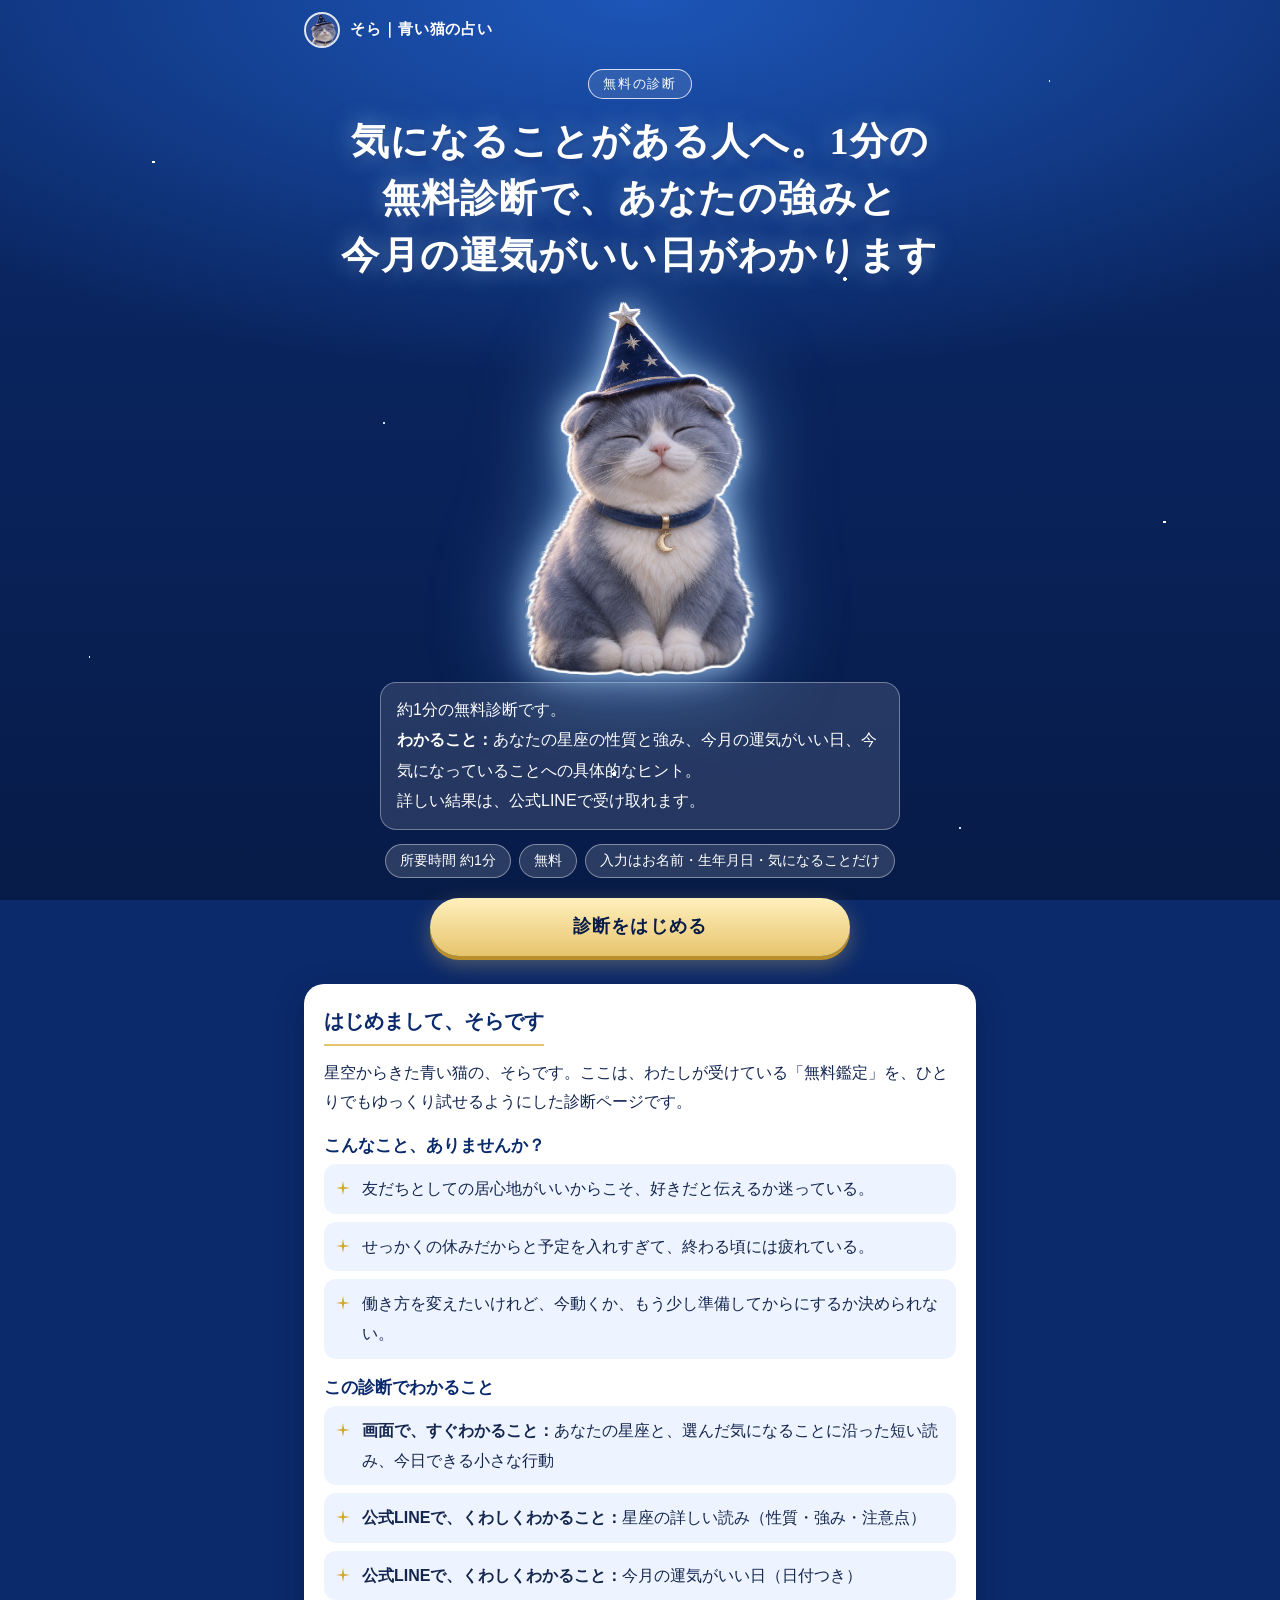
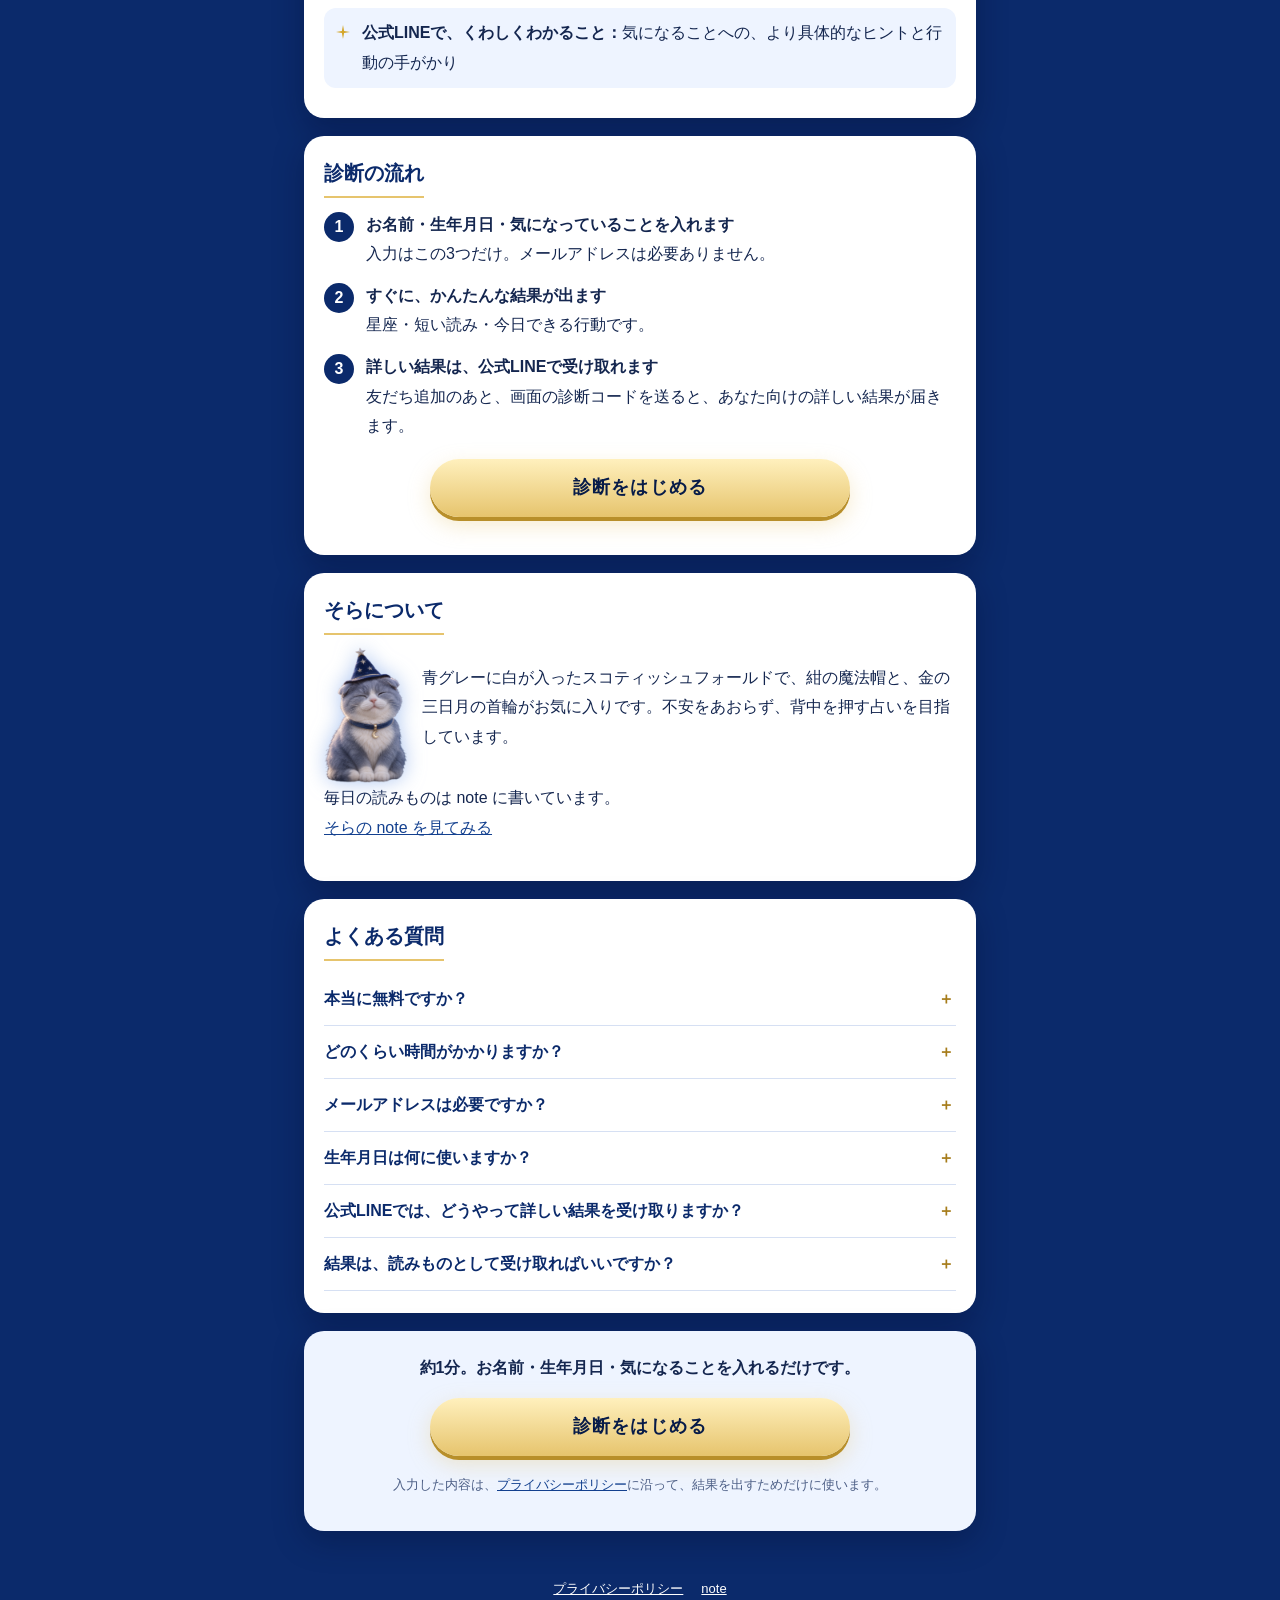
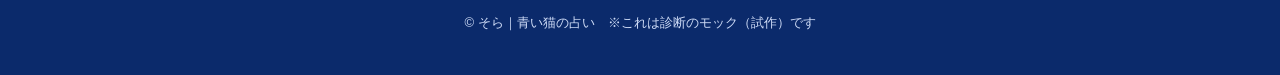
<file: index.html>
<!doctype html>
<html lang="ja">
<head>
<meta charset="utf-8">
<meta name="viewport" content="width=device-width,initial-scale=1">
<title>気になることがある人へ。1分の無料診断で、あなたの強みと今月の運気がいい日がわかる｜そら｜青い猫の占い</title>
<meta name="description" content="お名前・生年月日・気になることを入れるだけ。星座の性質と強み、今月の運気がいい日、気になることへの具体的なヒントがわかる約1分の無料診断です。詳しい結果は公式LINEで受け取れます。">
<link rel="icon" href="assets/sora-sm.png" type="image/png">
<link rel="stylesheet" href="style.css">
<link rel="canonical" href="https://sora-aoneko.github.io/sora-shindan-site/">
<meta property="og:type" content="website">
<meta property="og:locale" content="ja_JP">
<meta property="og:site_name" content="そら｜青い猫の占い">
<meta property="og:title" content="1分の無料診断｜そら｜青い猫の占い">
<meta property="og:description" content="お名前・生年月日・気になることを入れるだけ。星座の強みと、今月の運気がいい日が1分でわかります。詳しい結果は公式LINEで受け取れます。">
<meta property="og:url" content="https://sora-aoneko.github.io/sora-shindan-site/">
<meta property="og:image" content="https://sora-aoneko.github.io/sora-shindan-site/assets/ogp.png">
<meta property="og:image:width" content="1200">
<meta property="og:image:height" content="630">
<meta name="twitter:card" content="summary_large_image">
<meta name="twitter:image" content="https://sora-aoneko.github.io/sora-shindan-site/assets/ogp.png">
</head>
<body>
<header class="site-head"><div class="wrap">
  <a class="brand" href="index.html"><img src="assets/sora-sm.png" alt=""><span>そら｜青い猫の占い</span></a>
</div></header>

<main>
<section class="hero"><div class="wrap">
  <span class="badge">無料の診断</span>
  <h1>気になることがある人へ。1分の無料診断で、あなたの強みと今月の運気がいい日がわかります</h1>
  <img class="cat" src="assets/sora-sm.png" alt="紺の魔法帽をかぶった、青グレーの猫のそら" width="210" height="350">
  <p class="what" id="what">約1分の無料診断です。<br><b>わかること：</b>あなたの星座の性質と強み、今月の運気がいい日、今気になっていることへの具体的なヒント。<br>詳しい結果は、公式LINEで受け取れます。</p>
  <ul class="meta" aria-label="診断の概要">
    <li>所要時間 約1分</li>
    <li>無料</li>
    <li>入力はお名前・生年月日・気になることだけ</li>
  </ul>
  <a class="btn" id="start" href="shindan.html">診断をはじめる</a>
</div></section>

<div class="wrap">
  <section class="card" aria-labelledby="hello">
    <h2 id="hello">はじめまして、そらです</h2>
    <p>星空からきた青い猫の、そらです。ここは、わたしが受けている「無料鑑定」を、ひとりでもゆっくり試せるようにした診断ページです。</p>

    <h3>こんなこと、ありませんか？</h3>
    <ul class="check">
      <li>友だちとしての居心地がいいからこそ、好きだと伝えるか迷っている。</li>
      <li>せっかくの休みだからと予定を入れすぎて、終わる頃には疲れている。</li>
      <li>働き方を変えたいけれど、今動くか、もう少し準備してからにするか決められない。</li>
    </ul>

    <h3>この診断でわかること</h3>
    <ul class="check" id="can-know">
      <li><b>画面で、すぐわかること：</b>あなたの星座と、選んだ気になることに沿った短い読み、今日できる小さな行動</li>
      <li><b>公式LINEで、くわしくわかること：</b>星座の詳しい読み（性質・強み・注意点）</li>
      <li><b>公式LINEで、くわしくわかること：</b>今月の運気がいい日（日付つき）</li>
      <li><b>公式LINEで、くわしくわかること：</b>気になることへの、より具体的なヒントと行動の手がかり</li>
    </ul>
  </section>

  <section class="card" aria-labelledby="flow">
    <h2 id="flow">診断の流れ</h2>
    <ol class="steps">
      <li><b>お名前・生年月日・気になっていることを入れます</b><br>入力はこの3つだけ。メールアドレスは必要ありません。</li>
      <li><b>すぐに、かんたんな結果が出ます</b><br>星座・短い読み・今日できる行動です。</li>
      <li><b>詳しい結果は、公式LINEで受け取れます</b><br>友だち追加のあと、画面の診断コードを送ると、あなた向けの詳しい結果が届きます。</li>
    </ol>
    <p class="center mt"><a class="btn" href="shindan.html">診断をはじめる</a></p>
  </section>

<section class="card" aria-labelledby="about">
    <h2 id="about">そらについて</h2>
    <div class="sora-card">
      <img src="assets/sora-sm.png" alt="">
      <p>青グレーに白が入ったスコティッシュフォールドで、紺の魔法帽と、金の三日月の首輪がお気に入りです。不安をあおらず、背中を押す占いを目指しています。</p>
    </div>
    <p>毎日の読みものは note に書いています。<br><a href="https://note.com/sora_aoneko" target="_blank" rel="noopener">そらの note を見てみる</a></p>
  </section>

  <section class="card" aria-labelledby="faq">
    <h2 id="faq">よくある質問</h2>
    <details><summary>本当に無料ですか？</summary><p>はい、診断も、画面で見られる結果も、公式LINEで受け取る詳しい結果も無料です。</p></details>
    <details><summary>どのくらい時間がかかりますか？</summary><p>約1分です。お名前・生年月日・気になっていることを入れるだけです。</p></details>
    <details><summary>メールアドレスは必要ですか？</summary><p>いいえ、メールアドレスは集めていません。</p></details>
    <details><summary>生年月日は何に使いますか？</summary><p>生まれた日の太陽の位置から、星座を調べるために使います。結果を画面に出すためだけに、お使いのブラウザの中で扱い、外部には送信しません。くわしくは<a href="privacy.html">プライバシーポリシー</a>をご覧ください。</p></details>
    <details><summary>公式LINEでは、どうやって詳しい結果を受け取りますか？</summary><p>公式LINEを友だち追加して、結果画面に表示される診断コードをトークに送ってください。あなた向けの詳しい結果が届きます。</p></details>
    <details><summary>結果は、読みものとして受け取ればいいですか？</summary><p>はい。星座の一般的な読みをもとにした、読みものです。大事なことを決めるときは、ご自身のペースで、必要に応じて専門の窓口にもご相談くださいね。</p></details>
  </section>

  <section class="card soft center" aria-label="診断をはじめる">
    <p><b>約1分。お名前・生年月日・気になることを入れるだけです。</b></p>
    <a class="btn" href="shindan.html">診断をはじめる</a>
    <p class="note mt">入力した内容は、<a href="privacy.html">プライバシーポリシー</a>に沿って、結果を出すためだけに使います。</p>
  </section>
</div>
</main>

<footer class="site-foot"><div class="wrap">
  <div class="links">
    <a href="privacy.html">プライバシーポリシー</a>
    <a href="https://note.com/sora_aoneko" target="_blank" rel="noopener">note</a>
  </div>
  <div>© そら｜青い猫の占い　※これは診断のモック（試作）です</div>
</div></footer>
</body>
</html>
</file>
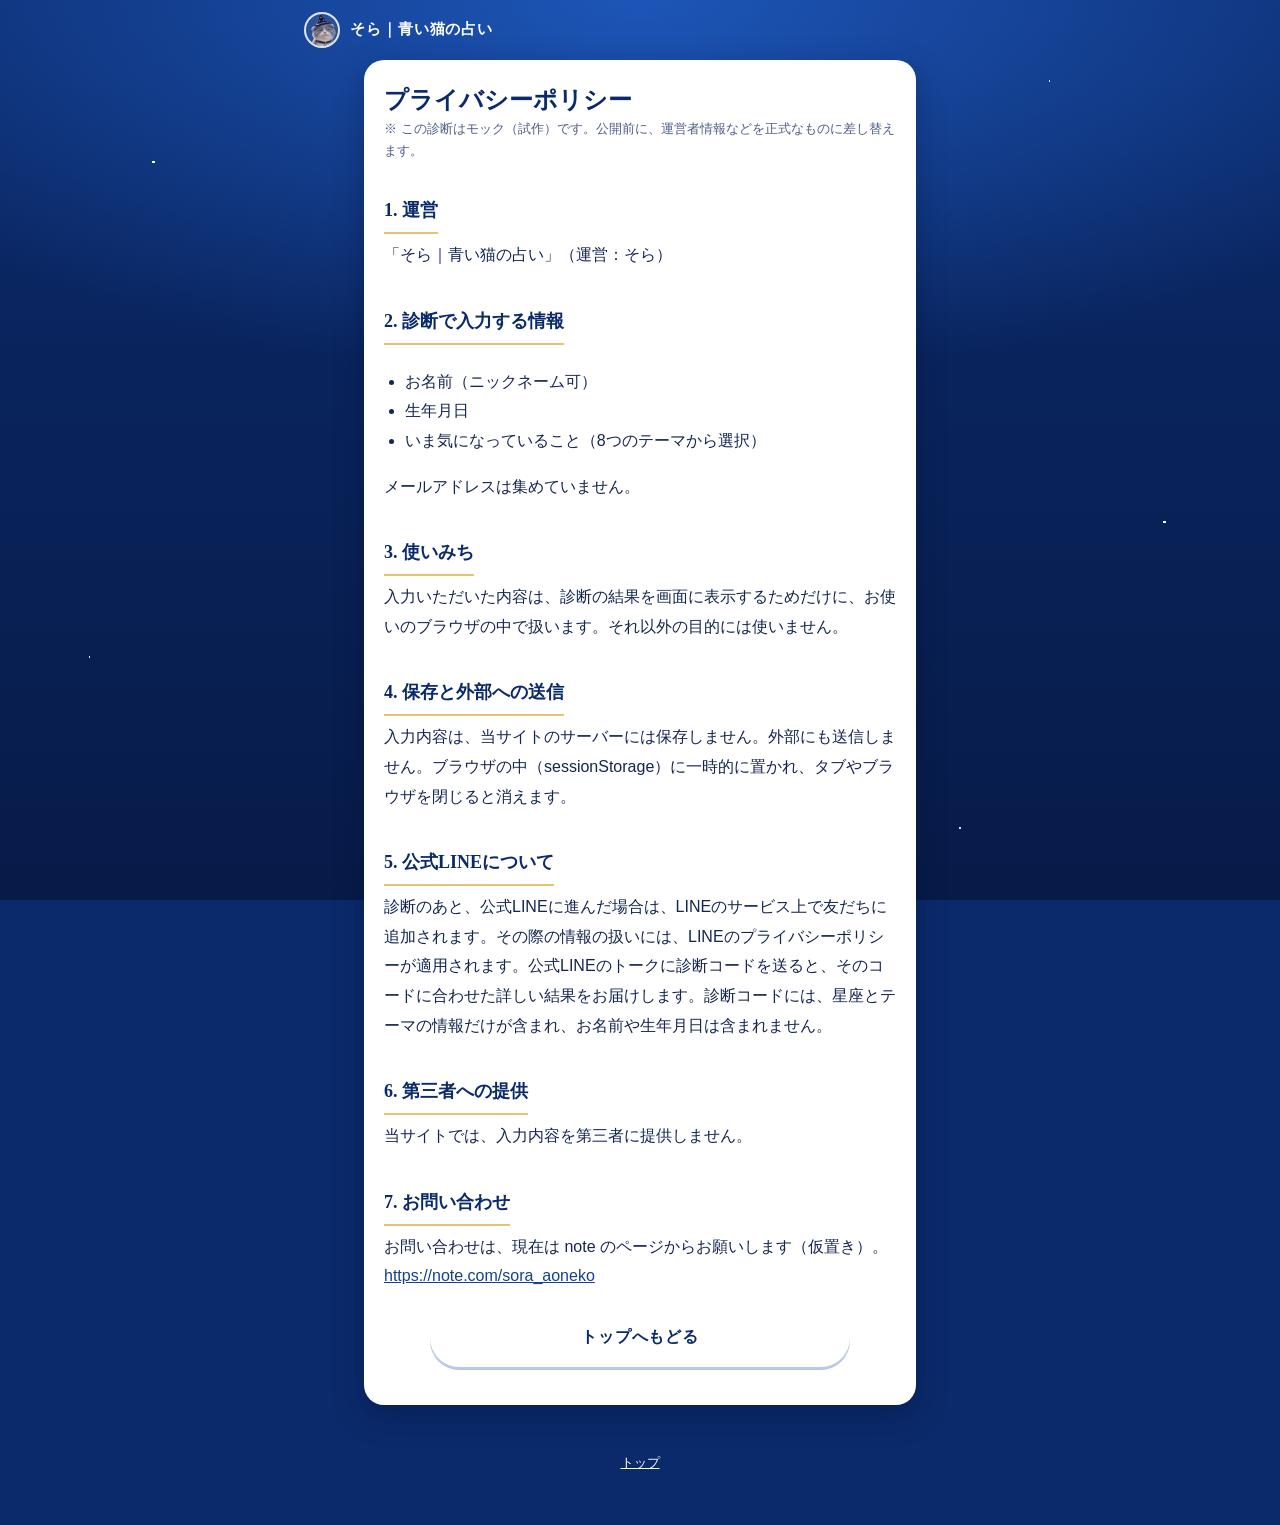
<file: privacy.html>
<!doctype html>
<html lang="ja">
<head>
<meta charset="utf-8">
<meta name="viewport" content="width=device-width,initial-scale=1">
<title>プライバシーポリシー｜そら｜青い猫の占い</title>
<link rel="icon" href="assets/sora-sm.png" type="image/png">
<link rel="stylesheet" href="style.css">
<link rel="canonical" href="https://sora-aoneko.github.io/sora-shindan-site/privacy.html">
<meta property="og:type" content="website">
<meta property="og:locale" content="ja_JP">
<meta property="og:site_name" content="そら｜青い猫の占い">
<meta property="og:title" content="プライバシーポリシー｜そら｜青い猫の占い">
<meta property="og:description" content="そら｜青い猫の占い 診断サイトのプライバシーポリシーです。">
<meta property="og:url" content="https://sora-aoneko.github.io/sora-shindan-site/privacy.html">
<meta property="og:image" content="https://sora-aoneko.github.io/sora-shindan-site/assets/ogp.png">
<meta property="og:image:width" content="1200">
<meta property="og:image:height" content="630">
<meta name="twitter:card" content="summary_large_image">
<meta name="twitter:image" content="https://sora-aoneko.github.io/sora-shindan-site/assets/ogp.png">
</head>
<body>
<header class="site-head"><div class="wrap">
  <a class="brand" href="index.html"><img src="assets/sora-sm.png" alt=""><span>そら｜青い猫の占い</span></a>
</div></header>
<main class="wrap narrow">
  <article class="card prose">
    <h1 style="font-size:24px;color:var(--navy)">プライバシーポリシー</h1>
    <p class="note">※ この診断はモック（試作）です。公開前に、運営者情報などを正式なものに差し替えます。</p>

    <h2>1. 運営</h2>
    <p>「そら｜青い猫の占い」（運営：そら）</p>

    <h2>2. 診断で入力する情報</h2>
    <ul>
      <li>お名前（ニックネーム可）</li>
      <li>生年月日</li>
      <li>いま気になっていること（8つのテーマから選択）</li>
    </ul>
    <p>メールアドレスは集めていません。</p>

    <h2>3. 使いみち</h2>
    <p>入力いただいた内容は、診断の結果を画面に表示するためだけに、お使いのブラウザの中で扱います。それ以外の目的には使いません。</p>

    <h2>4. 保存と外部への送信</h2>
    <p>入力内容は、当サイトのサーバーには保存しません。外部にも送信しません。ブラウザの中（sessionStorage）に一時的に置かれ、タブやブラウザを閉じると消えます。</p>

    <h2>5. 公式LINEについて</h2>
    <p>診断のあと、公式LINEに進んだ場合は、LINEのサービス上で友だちに追加されます。その際の情報の扱いには、LINEのプライバシーポリシーが適用されます。公式LINEのトークに診断コードを送ると、そのコードに合わせた詳しい結果をお届けします。診断コードには、星座とテーマの情報だけが含まれ、お名前や生年月日は含まれません。</p>

    <h2>6. 第三者への提供</h2>
    <p>当サイトでは、入力内容を第三者に提供しません。</p>

    <h2>7. お問い合わせ</h2>
    <p>お問い合わせは、現在は note のページからお願いします（仮置き）。<br><a href="https://note.com/sora_aoneko" target="_blank" rel="noopener">https://note.com/sora_aoneko</a></p>

    <p class="center mt"><a class="btn sub" href="index.html">トップへもどる</a></p>
  </article>
</main>
<footer class="site-foot"><div class="wrap"><div class="links"><a href="index.html">トップ</a></div></div></footer>
</body>
</html>
</file>
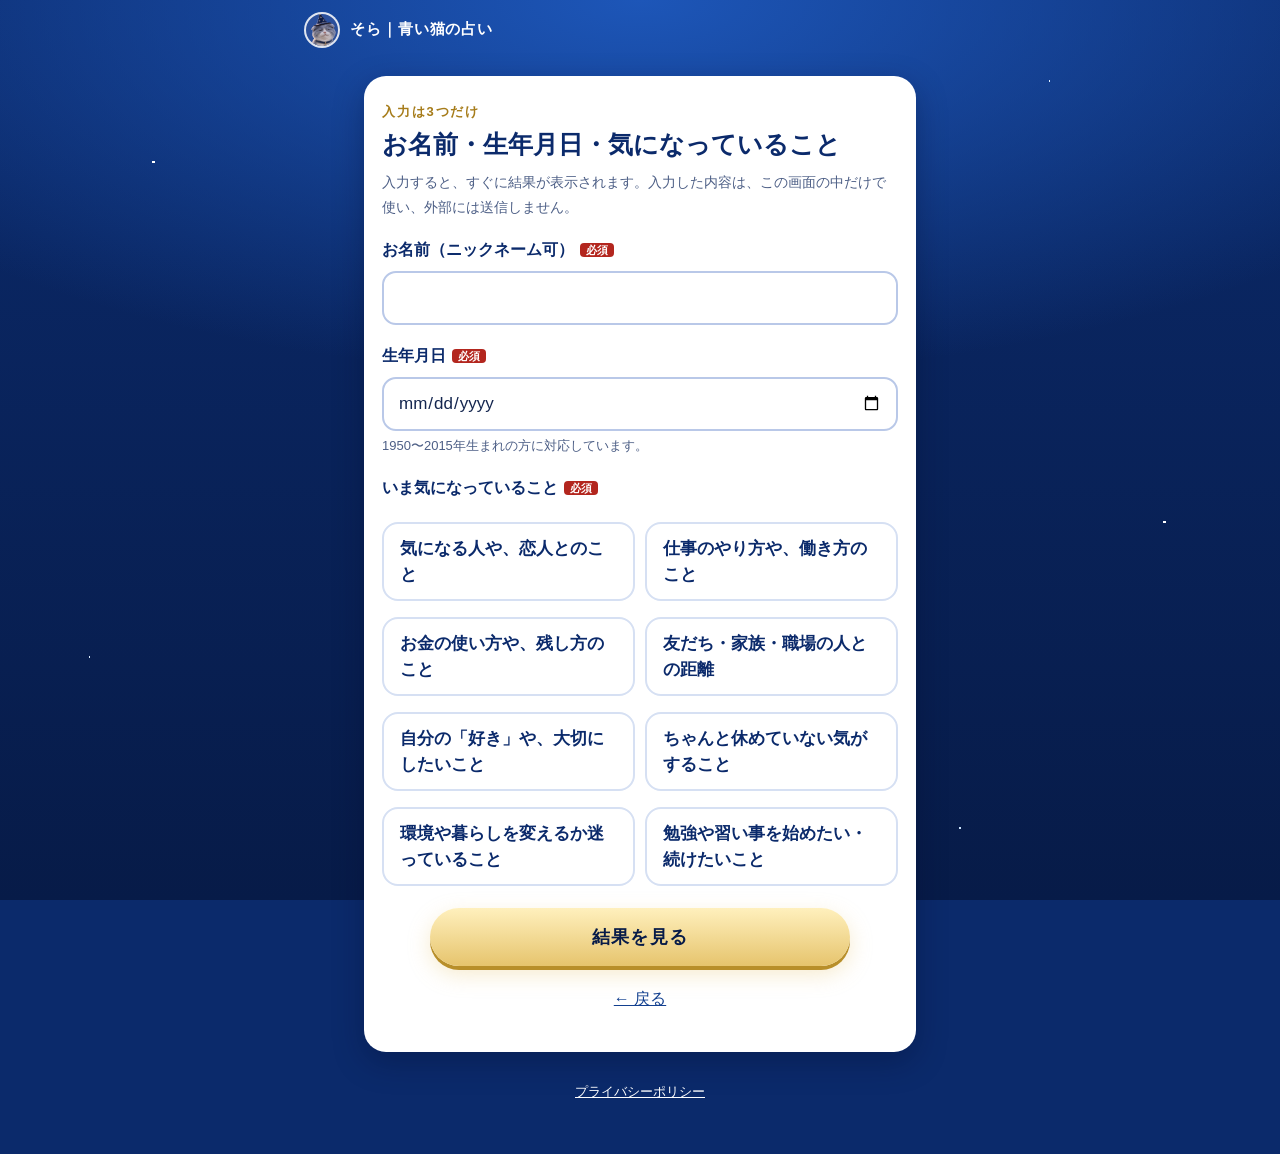
<file: result.html>
<!doctype html>
<html lang="ja">
<head>
<meta charset="utf-8">
<meta name="viewport" content="width=device-width,initial-scale=1">
<title>診断結果｜そら｜青い猫の占い</title>
<link rel="icon" href="assets/sora-sm.png" type="image/png">
<link rel="stylesheet" href="style.css">
<link rel="canonical" href="https://sora-aoneko.github.io/sora-shindan-site/result.html">
<meta property="og:type" content="website">
<meta property="og:locale" content="ja_JP">
<meta property="og:site_name" content="そら｜青い猫の占い">
<meta property="og:title" content="診断結果｜そら｜青い猫の占い">
<meta property="og:description" content="診断のかんたんな結果と、詳しい結果の受け取り方です。">
<meta property="og:url" content="https://sora-aoneko.github.io/sora-shindan-site/result.html">
<meta property="og:image" content="https://sora-aoneko.github.io/sora-shindan-site/assets/ogp.png">
<meta property="og:image:width" content="1200">
<meta property="og:image:height" content="630">
<meta name="twitter:card" content="summary_large_image">
<meta name="twitter:image" content="https://sora-aoneko.github.io/sora-shindan-site/assets/ogp.png">
</head>
<body>
<header class="site-head"><div class="wrap">
  <a class="brand" href="index.html"><img src="assets/sora-sm.png" alt=""><span>そら｜青い猫の占い</span></a>
</div></header>
<main class="wrap narrow" id="main">
  <p class="white center" id="loading">結果を準備しています…</p>
</main>
<footer class="site-foot"><div class="wrap"><div class="links"><a href="privacy.html">プライバシーポリシー</a><a href="shindan.html">もう一度診断する</a></div></div></footer>
<script src="data/ingress.js"></script>
<script src="data/texts.js"></script>
<script src="data/moon.js"></script>
<script src="common.js"></script>
<script src="config.js"></script>
<script src="share.js"></script>
<script src="result.js"></script>
</body>
</html>
</file>
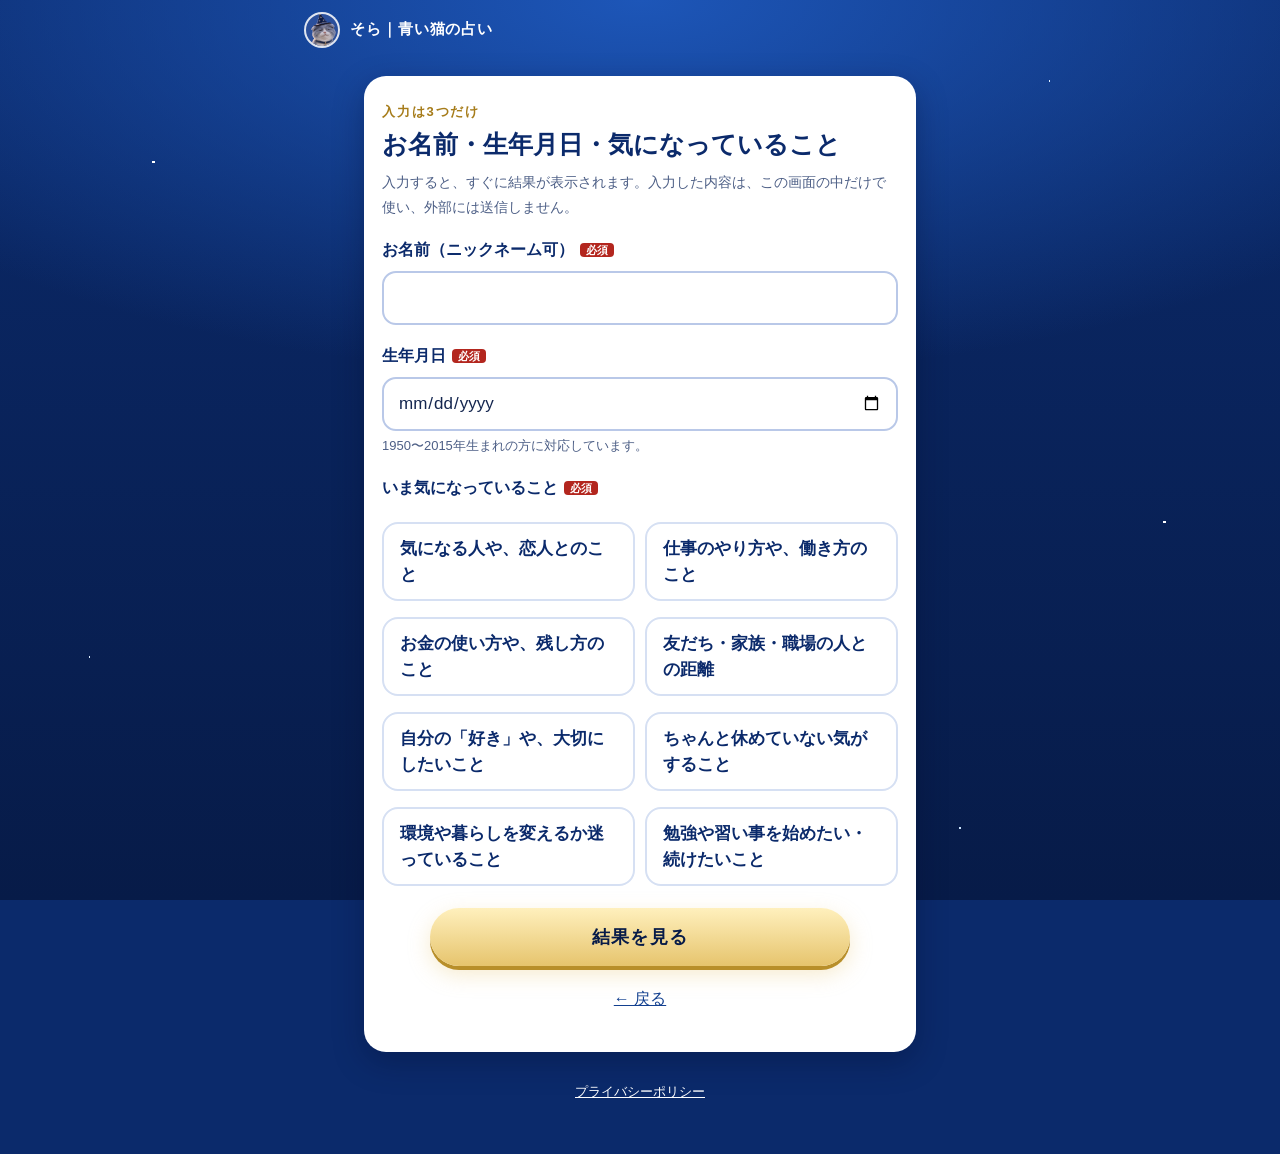
<file: shindan.html>
<!doctype html>
<html lang="ja">
<head>
<meta charset="utf-8">
<meta name="viewport" content="width=device-width,initial-scale=1">
<title>診断をはじめる｜そら｜青い猫の占い</title>
<link rel="icon" href="assets/sora-sm.png" type="image/png">
<link rel="stylesheet" href="style.css">
<link rel="canonical" href="https://sora-aoneko.github.io/sora-shindan-site/shindan.html">
<meta property="og:type" content="website">
<meta property="og:locale" content="ja_JP">
<meta property="og:site_name" content="そら｜青い猫の占い">
<meta property="og:title" content="診断をはじめる｜そら｜青い猫の占い">
<meta property="og:description" content="お名前・生年月日・気になっていることを入れるだけの、約1分の無料診断です。">
<meta property="og:url" content="https://sora-aoneko.github.io/sora-shindan-site/shindan.html">
<meta property="og:image" content="https://sora-aoneko.github.io/sora-shindan-site/assets/ogp.png">
<meta property="og:image:width" content="1200">
<meta property="og:image:height" content="630">
<meta name="twitter:card" content="summary_large_image">
<meta name="twitter:image" content="https://sora-aoneko.github.io/sora-shindan-site/assets/ogp.png">
</head>
<body>
<header class="site-head"><div class="wrap">
  <a class="brand" href="index.html"><img src="assets/sora-sm.png" alt=""><span>そら｜青い猫の占い</span></a>
</div></header>
<main class="wrap narrow">
  <section class="q-card">
    <div class="qno">入力は3つだけ</div>
    <h1>お名前・生年月日・気になっていること</h1>
    <p class="hint">入力すると、すぐに結果が表示されます。入力した内容は、この画面の中だけで使い、外部には送信しません。</p>
    <form id="form" novalidate>
      <div class="field">
        <label for="name">お名前（ニックネーム可）<span class="req">必須</span></label>
        <input type="text" id="name" name="name" autocomplete="nickname" maxlength="20" aria-describedby="name-err">
        <div class="err" id="name-err" role="alert"></div>
      </div>
      <div class="field">
        <label for="birthday">生年月日<span class="req">必須</span></label>
        <input type="date" id="birthday" name="birthday" min="1950-01-01" max="2015-12-31" aria-describedby="birth-err birth-hint">
        <div class="note" id="birth-hint">1950〜2015年生まれの方に対応しています。</div>
        <div class="err" id="birth-err" role="alert"></div>
      </div>
      <fieldset class="field themes" aria-describedby="theme-err">
        <legend>いま気になっていること<span class="req">必須</span></legend>
        <div class="opts grid2" id="themes"></div>
        <div class="err" id="theme-err" role="alert"></div>
      </fieldset>
      <button type="submit" class="btn" id="submit">結果を見る</button>
      <p class="center mt"><a href="index.html">← 戻る</a></p>
    </form>
  </section>
</main>
<footer class="site-foot"><div class="wrap"><div class="links"><a href="privacy.html">プライバシーポリシー</a></div></div></footer>
<script src="data/ingress.js"></script>
<script src="data/texts.js"></script>
<script src="common.js"></script>
<script src="config.js"></script>
<script src="shindan.js"></script>
</body>
</html>
</file>
<file: style.css>
/* そら｜青い猫の占い — 診断モック（モバイルファースト・外部CDNなし） */
:root{
  --navy:#0b2a6b; --navy-2:#13408f; --navy-3:#071b48;
  --ink:#14264f; --muted:#4d5f86; --line:#d6e0f3;
  --paper:#ffffff; --mist:#eef4ff; --gold:#e6c46d; --gold-d:#a67c1a;
  --err:#b3261e; --ok:#1d6b4a;
  --serif:"Noto Serif CJK JP","Noto Serif JP",serif;
  --sans:"Noto Sans CJK JP","Noto Sans JP",sans-serif;
}
*{box-sizing:border-box}
html{-webkit-text-size-adjust:100%}
body{margin:0;font-family:var(--sans);font-weight:400;color:var(--ink);line-height:1.85;font-size:16px;
  background:var(--navy);min-height:100vh;overflow-x:hidden;position:relative}
body::before{content:"";position:fixed;inset:0;z-index:-1;pointer-events:none;
  background:
   radial-gradient(1.5px 1.5px at 12% 18%,#fff 98%,transparent),
   radial-gradient(1px 1px at 82% 9%,#dff0ff 98%,transparent),
   radial-gradient(2px 2px at 66% 31%,#fff 98%,transparent),
   radial-gradient(1px 1px at 30% 47%,#cfe6ff 98%,transparent),
   radial-gradient(1.5px 1.5px at 91% 58%,#fff 98%,transparent),
   radial-gradient(1px 1px at 7% 73%,#dff0ff 98%,transparent),
   radial-gradient(2px 2px at 48% 86%,#fff 98%,transparent),
   radial-gradient(1px 1px at 75% 92%,#cfe6ff 98%,transparent),
   radial-gradient(120% 70% at 50% 0%,#1d56b8 0%,rgba(29,86,184,0) 60%),
   linear-gradient(180deg,var(--navy) 0%,var(--navy-3) 100%)}
img{max-width:100%;height:auto}
a{color:var(--navy-2)}
h1,h2,h3{font-family:var(--serif);font-weight:700;line-height:1.5;margin:0}
p{margin:0 0 1em}
.wrap{width:100%;max-width:720px;margin:0 auto;padding:0 18px}
.wrap.narrow{max-width:600px}

/* header / footer */
.site-head{padding:12px 0}
.site-head .wrap{display:flex;align-items:center;gap:10px}
.brand{display:flex;align-items:center;gap:10px;color:#fff;text-decoration:none;font-family:var(--serif);font-weight:700;font-size:15px;letter-spacing:.06em}
.brand img{width:36px;height:36px;border-radius:50%;object-fit:cover;object-position:50% 12%;background:#2a4f9c;border:2px solid rgba(255,255,255,.85)}
.site-foot{color:#cfdcf7;text-align:center;font-size:13px;padding:28px 0 40px}
.site-foot a{color:#fff}
.site-foot .links{display:flex;gap:18px;justify-content:center;flex-wrap:wrap;margin-bottom:10px}

/* hero */
.hero{color:#fff;padding:8px 0 28px;text-align:center}
.hero .badge{display:inline-block;border:1px solid rgba(255,255,255,.8);border-radius:999px;padding:2px 14px;font-size:13px;letter-spacing:.14em;background:rgba(255,255,255,.1);margin-bottom:14px}
.hero h1{font-size:clamp(24px,6.6vw,38px);line-height:1.5;letter-spacing:.03em;text-shadow:0 0 22px rgba(150,205,255,.6),0 2px 8px rgba(5,20,70,.5);text-wrap:balance;word-break:auto-phrase}
.hero .cat{display:block;margin:18px auto 6px;width:min(52vw,200px);
  filter:drop-shadow(2px 0 0 #fff) drop-shadow(-2px 0 0 #fff) drop-shadow(0 2px 0 #fff) drop-shadow(0 -2px 0 #fff) drop-shadow(0 0 16px rgba(190,225,255,.8)) drop-shadow(0 0 40px rgba(120,185,255,.55))}
.hero .meta{display:flex;gap:8px;justify-content:center;flex-wrap:wrap;margin:14px 0 20px;padding:0;list-style:none}
.hero .meta li{background:rgba(255,255,255,.14);border:1px solid rgba(255,255,255,.4);border-radius:999px;padding:3px 14px;font-size:14px}
.hero .lead{color:#e3f0ff;font-size:15px}

/* buttons */
.btn{display:flex;align-items:center;justify-content:center;gap:8px;width:100%;min-height:58px;padding:12px 22px;border:0;border-radius:999px;font:700 18px/1.3 var(--sans);letter-spacing:.06em;text-decoration:none;cursor:pointer;
  color:var(--navy-3);background:linear-gradient(180deg,#fff0bd,var(--gold));box-shadow:0 4px 0 #b88f2a,0 8px 22px rgba(230,196,109,.35)}
.btn:active{transform:translateY(2px);box-shadow:0 2px 0 #b88f2a}
.btn:focus-visible,.opt:focus-visible,.back:focus-visible,input:focus-visible{outline:3px solid #7db4ff;outline-offset:2px}
.btn.sub{background:#fff;color:var(--navy);box-shadow:0 3px 0 #b9c8e8;font-size:16px}
.btn[disabled]{background:#e3e8f2;color:#6b7791;box-shadow:none;cursor:not-allowed}
@media(min-width:600px){.btn{max-width:420px;margin-left:auto;margin-right:auto}}

/* cards */
.card{background:var(--paper);border-radius:20px;padding:22px 20px;margin:0 0 18px;box-shadow:0 10px 30px rgba(3,14,50,.35)}
.card.soft{background:var(--mist)}
.card h2{font-size:20px;color:var(--navy);margin-bottom:12px;padding-bottom:8px;border-bottom:2px solid var(--gold);display:inline-block}
.card h3{font-size:17px;color:var(--navy);margin:16px 0 6px}
.check{list-style:none;margin:0 0 6px;padding:0}
.check li{position:relative;padding:10px 12px 10px 38px;margin:0 0 8px;background:var(--mist);border-radius:12px}
.check li::before{content:"";position:absolute;left:12px;top:17px;width:14px;height:14px;background:url("data:image/svg+xml,%3Csvg xmlns='http://www.w3.org/2000/svg' viewBox='-50 -50 100 100'%3E%3Cpath d='M0-50 8-8 50 0 8 8 0 50-8 8-50 0-8-8Z' fill='%23d4a62a'/%3E%3C/svg%3E") center/contain no-repeat}
.steps{counter-reset:s;list-style:none;margin:0;padding:0}
.steps li{counter-increment:s;position:relative;padding-left:42px;margin-bottom:12px}
.steps li::before{content:counter(s);position:absolute;left:0;top:2px;width:30px;height:30px;border-radius:50%;background:var(--navy);color:#fff;text-align:center;line-height:30px;font-weight:700}
.sora-card{display:flex;gap:14px;align-items:center}
.sora-card img{width:84px;flex:none;filter:drop-shadow(0 0 10px rgba(120,160,230,.6))}
details{border-bottom:1px solid var(--line);padding:2px 0}
details summary{cursor:pointer;min-height:48px;display:flex;align-items:center;font-weight:700;color:var(--navy);list-style:none;padding:6px 28px 6px 0;position:relative}
details summary::-webkit-details-marker{display:none}
details summary::after{content:"＋";position:absolute;right:2px;color:var(--gold-d)}
details[open] summary::after{content:"－"}
details p{color:var(--ink);font-size:15px}
.note{font-size:13px;color:var(--muted);line-height:1.7}
.tag{display:inline-block;background:var(--navy);color:#fff;border-radius:999px;padding:1px 12px;font-size:13px;letter-spacing:.06em}

/* quiz */
.quiz-top{color:#fff;padding:6px 0 4px}
.quiz-bar{display:flex;align-items:center;gap:12px}
.back{flex:none;min-width:64px;min-height:44px;border:1px solid rgba(255,255,255,.7);background:rgba(255,255,255,.12);color:#fff;border-radius:999px;font:700 15px var(--sans);cursor:pointer;padding:0 14px}
.back[hidden]{display:inline-block;visibility:hidden}
.progress-text{font-weight:700;letter-spacing:.1em;min-width:56px;text-align:right}
.bar{flex:1;height:10px;border-radius:999px;background:rgba(255,255,255,.22);overflow:hidden}
.bar i{display:block;height:100%;width:0;background:linear-gradient(90deg,#fff0bd,var(--gold));border-radius:999px;transition:width .3s}
.q-card{background:var(--paper);border-radius:22px;padding:24px 18px 22px;margin-top:16px;box-shadow:0 10px 30px rgba(3,14,50,.35)}
.q-card .qno{font-size:13px;color:var(--gold-d);font-weight:700;letter-spacing:.14em;margin-bottom:2px}
.q-card h1{font-size:clamp(20px,5.4vw,25px);color:var(--navy);margin-bottom:6px}
.q-card .hint{font-size:14px;color:var(--muted);margin-bottom:14px}
.opts{display:grid;gap:10px;margin-top:14px}
.opt{display:flex;align-items:center;width:100%;min-height:62px;padding:12px 16px;text-align:left;border:2px solid var(--line);background:#fff;border-radius:16px;font:500 17px/1.5 var(--sans);color:var(--ink);cursor:pointer}
.opt:active{background:var(--mist)}
.opt.sel{border-color:var(--navy);background:var(--mist);box-shadow:inset 0 0 0 1px var(--navy);font-weight:700}
@media(min-width:700px){.opts.grid2{grid-template-columns:1fr 1fr}}
.field{margin-bottom:16px}
.field label{display:block;font-weight:700;margin-bottom:6px;color:var(--navy)}
.req{color:#fff;background:var(--err);font-size:11px;border-radius:4px;padding:1px 6px;margin-left:6px;vertical-align:1px;font-weight:700}
input[type=text],input[type=email],input[type=date]{width:100%;min-height:54px;padding:10px 14px;font:500 17px var(--sans);color:var(--ink);border:2px solid #b9c8e8;border-radius:14px;background:#fff;-webkit-appearance:none;appearance:none}
input.bad{border-color:var(--err);background:#fff6f5}
.err{color:var(--err);font-size:14px;font-weight:700;margin-top:6px;min-height:0}
.err:empty{display:none}
.consent{display:flex;gap:12px;align-items:flex-start;background:var(--mist);border-radius:14px;padding:14px;border:2px solid var(--line)}
.consent.bad{border-color:var(--err);background:#fff6f5}
.consent input{width:26px;height:26px;flex:none;margin-top:3px;accent-color:var(--navy)}
.consent label{margin:0;font-weight:500;color:var(--ink);font-size:15px;line-height:1.75}

/* result */
.res-hero{color:#fff;text-align:center;padding:6px 0 16px}
.res-hero img{width:120px;filter:drop-shadow(2px 0 0 #fff) drop-shadow(-2px 0 0 #fff) drop-shadow(0 2px 0 #fff) drop-shadow(0 0 20px rgba(150,200,255,.8))}
.bubble{background:#fff;border-radius:18px;padding:14px 18px;color:var(--ink);text-align:left;position:relative;margin-top:14px}
.bubble::before{content:"";position:absolute;top:-9px;left:50%;margin-left:-9px;border:9px solid transparent;border-top:0;border-bottom-color:#fff}
.sign-name{font-family:var(--serif);font-size:34px;color:var(--navy);line-height:1.3;margin:2px 0 6px}
.sign-name small{font-size:14px;color:var(--muted);font-family:var(--sans);margin-left:6px;font-weight:400}
.labelled{list-style:none;padding:0;margin:8px 0 0}
.labelled li{padding:6px 0 6px 0;border-top:1px dashed var(--line)}
.labelled b{color:var(--gold-d);font-size:13px;letter-spacing:.08em;display:block}
.todo{border:2px solid var(--gold);background:#fffaf0;border-radius:16px;padding:14px 16px}
.todo b{color:var(--gold-d);font-size:13px;letter-spacing:.1em;display:block}
.locked{position:relative;border:2px dashed #8aa3d6;background:repeating-linear-gradient(45deg,#f4f8ff,#f4f8ff 10px,#eaf1ff 10px,#eaf1ff 20px);border-radius:16px;padding:16px;margin-bottom:12px}
.locked h3{margin:0 0 4px;color:var(--navy)}
.lock-ic{display:inline-block;margin-right:4px}
.pill{display:inline-block;background:var(--navy);color:#fff;border-radius:999px;padding:0 12px;font-size:13px;margin:0 4px 4px 0}
.line-ph{margin-top:14px;text-align:center}
.line-ph .btn{background:#e3e8f2;color:#59658a;box-shadow:none;cursor:not-allowed}
.answers{display:flex;flex-wrap:wrap;gap:6px;margin:0;padding:0;list-style:none}
.answers li{background:var(--mist);border-radius:999px;padding:2px 12px;font-size:13px}

/* thanks / gift */
.days{list-style:none;margin:0;padding:0}
.days li{border:2px solid var(--line);border-radius:14px;padding:12px 14px;margin-bottom:10px;background:#fff}
.days .d{font-family:var(--serif);font-weight:700;font-size:19px;color:var(--navy)}
.days .t{font-size:13px;color:var(--muted)}
.days .s{font-size:15px;margin-top:4px}
.mo-title{font-family:var(--serif);color:var(--navy);font-size:18px;margin:16px 0 8px}
.gift-list{padding-left:1.2em;margin:0 0 .6em}
.mock-note{background:#fff7e0;border:1px dashed var(--gold-d);border-radius:12px;padding:10px 14px;font-size:14px;margin-bottom:16px}
table.leads{border-collapse:collapse;width:100%;font-size:13px;display:block;overflow-x:auto}
table.leads th,table.leads td{border:1px solid var(--line);padding:6px 8px;text-align:left;white-space:nowrap;vertical-align:top}
table.leads th{background:var(--mist)}
.prose h2{font-size:18px;margin:22px 0 6px}
.prose ul{padding-left:1.3em}
.white{color:#fff}
.center{text-align:center}
.mt{margin-top:18px}
.hide{display:none!important}
@media(min-width:900px){
  .hero .cat{width:230px}
  .wrap{padding:0 24px}
}

/* V2: 入力フォーム・LINE誘導 */
fieldset.field{border:0;padding:0;margin:0 0 16px;min-width:0}
fieldset.field legend{display:block;font-weight:700;margin-bottom:6px;color:var(--navy);padding:0}
.opt input[type=radio]{position:absolute;opacity:0;width:1px;height:1px}
.opt:focus-within{outline:3px solid var(--gold);outline-offset:2px}
.field .note{font-size:13px;color:var(--muted);margin-top:4px}
.codebox{background:var(--mist);border:2px solid var(--line);border-radius:16px;padding:14px;text-align:center;margin:14px 0}
.code{font:700 34px/1.3 ui-monospace,Menlo,Consolas,monospace;letter-spacing:.08em;color:var(--navy);margin:4px 0 10px;user-select:all;-webkit-user-select:all}
.btn.line{background:#067a37;color:#fff;box-shadow:0 3px 0 #04582a}
.line-card .check b{color:var(--navy)}
.hero .what{max-width:520px;margin:6px auto 14px;font-size:16px;line-height:1.9;text-align:left;background:rgba(255,255,255,.12);border:1px solid rgba(255,255,255,.35);border-radius:16px;padding:12px 16px}

/* シェア */
.share-card .note.center{text-align:center}
.share-img{margin:12px 0}
.share-img img{display:block;width:100%;height:auto;border-radius:14px;box-shadow:0 4px 14px rgba(3,14,50,.25)}
.share-text{background:var(--mist);border:1px solid var(--line);border-radius:14px;padding:12px 14px;font-size:14px;line-height:1.75;word-break:break-all;overflow-wrap:anywhere}
.share-cmp{list-style:none;margin:12px 0;padding:0;font-size:14px;color:var(--muted)}
.share-cmp li{padding:6px 0 6px 20px;position:relative;line-height:1.7}
.share-cmp li::before{content:"🐾";position:absolute;left:0;top:6px;font-size:12px}
.share-cmp b{color:var(--navy)}
.share-btns{display:grid;gap:10px;margin-top:14px}
.share-btns .btn{min-height:52px;font-size:16px}
.btn.share-th,.btn.share-x{background:#111;color:#fff;box-shadow:0 3px 0 #000}
.btn.share-th:focus-visible,.btn.share-x:focus-visible{outline:3px solid #7db4ff;outline-offset:2px}
@media(min-width:600px){.share-btns{grid-template-columns:1fr 1fr}.share-btns .btn{max-width:none;margin:0}}
.share-card #share-status{margin-top:10px;min-height:1.7em}
</file>
